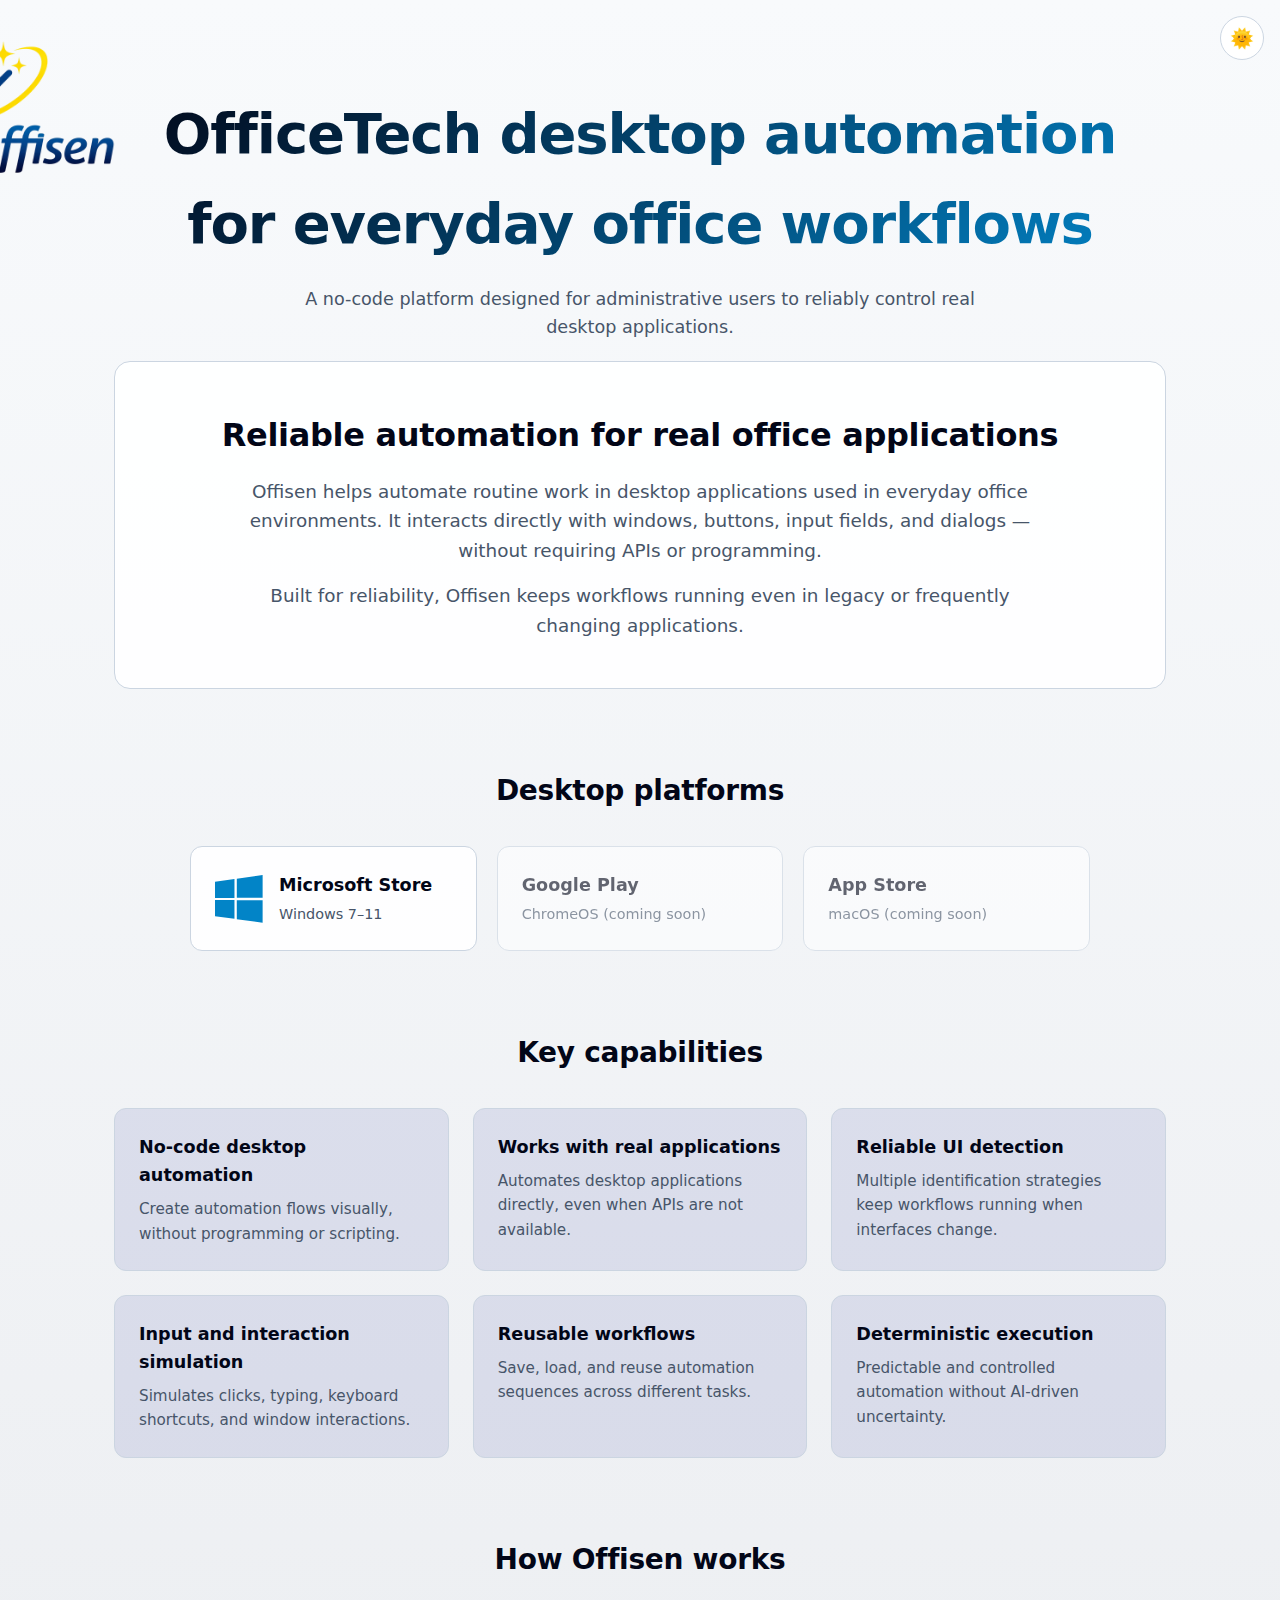
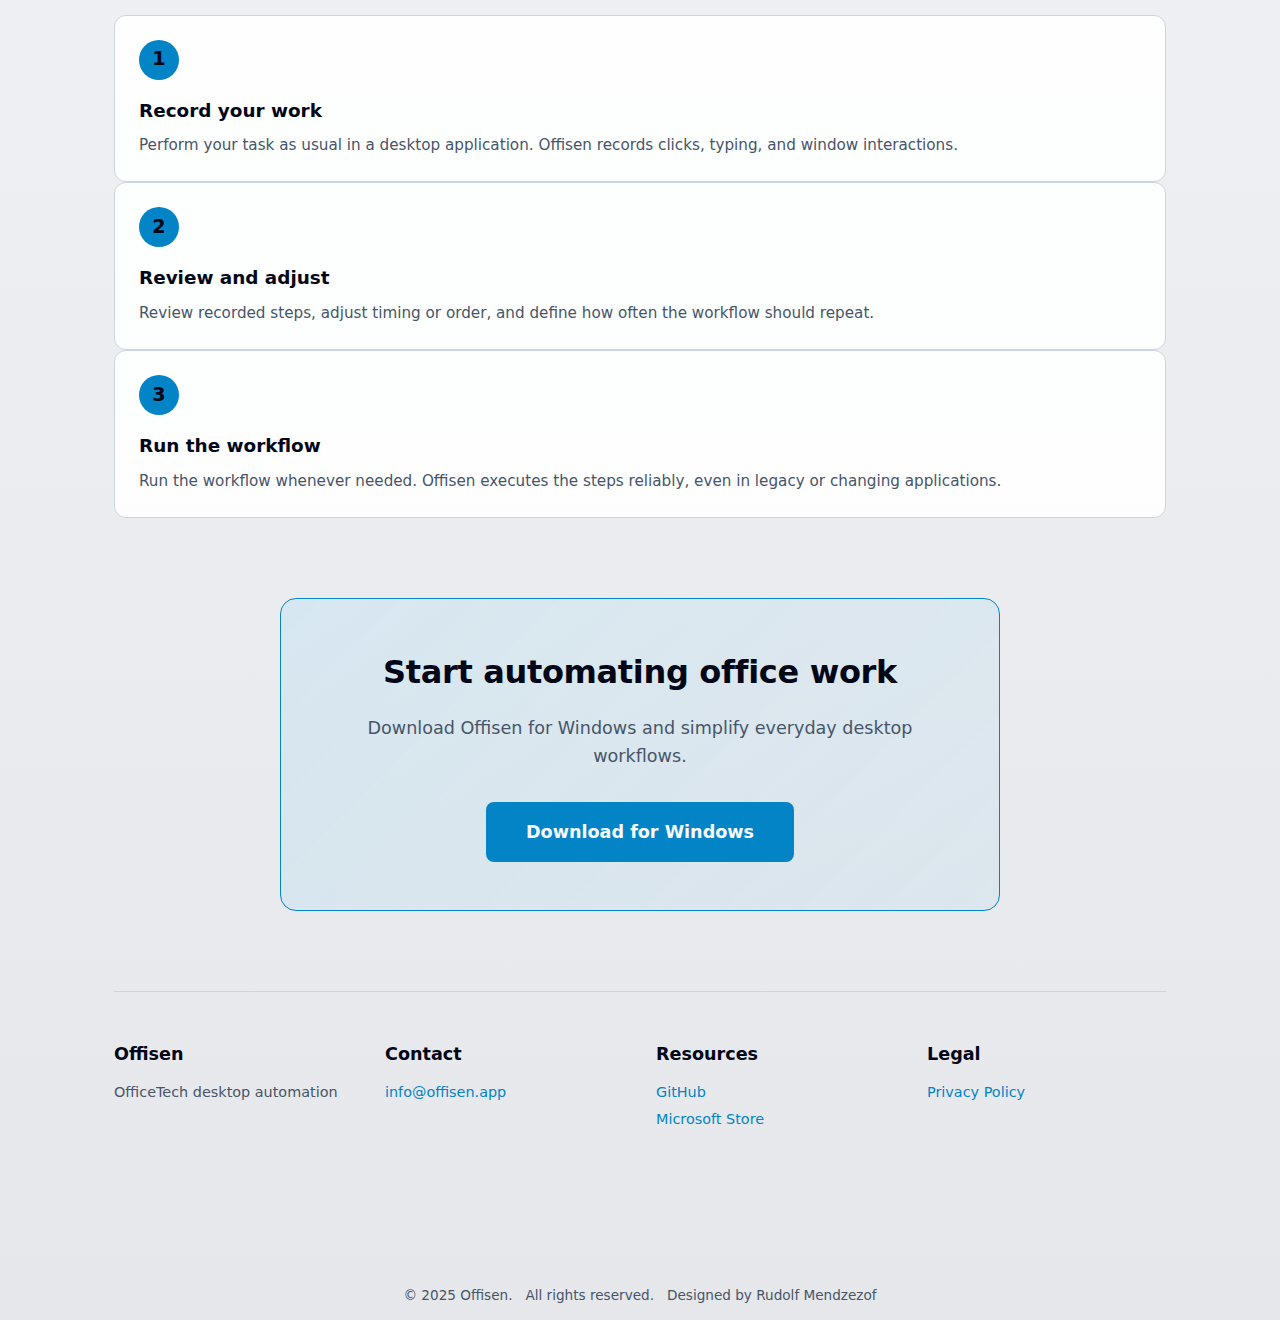
<file: index.html>
<!DOCTYPE html>
<html lang="en">
<head>
  <meta charset="UTF-8">
  <meta name="viewport" content="width=device-width, initial-scale=1">

  <title>OfficeTech Desktop Automation for Office Workflows | Offisen</title>
  <meta name="description" content="Offisen is an OfficeTech desktop automation platform for everyday office workflows. Designed for administrative users to reliably control real desktop applications.">
  <meta name="robots" content="index, follow">

  <meta http-equiv="Content-Security-Policy" content="default-src 'self'; script-src 'self' https://static.cloudflareinsights.com; script-src-elem 'self' https://static.cloudflareinsights.com; style-src 'self'; img-src 'self' data: https:; connect-src 'self' https://cloudflareinsights.com https://static.cloudflareinsights.com; font-src 'self' data:; object-src 'none'; base-uri 'self';">

  <link rel="canonical" href="https://www.offisen.app/">

  <meta name="theme-color" content="#38bdf8">
  <!-- Automatic theme issues solution -->
  <meta name="color-scheme" content="light dark">

  <!-- Open Graph -->
  <meta property="og:type" content="website">
  <meta property="og:site_name" content="Offisen">
  <meta property="og:url" content="https://www.offisen.app/">
  <meta property="og:title" content="OfficeTech Desktop Automation for Office Workflows | Offisen">
  <meta property="og:description" content="No-code desktop automation for everyday office workflows. Reliably control real desktop applications without programming.">
  <meta property="og:image" content="https://www.offisen.app/assets/Offisen-hero-trsp-bg-2048x2048.webp">
  <meta property="og:locale" content="en_US">

  <!-- Twitter -->
  <meta name="twitter:card" content="summary_large_image">
  <meta name="twitter:title" content="OfficeTech Desktop Automation for Office Workflows | Offisen">
  <meta name="twitter:description" content="No-code desktop automation for everyday office workflows.">
  <meta name="twitter:image" content="https://www.offisen.app/assets/Offisen-hero-trsp-bg-2048x2048.webp">
  <meta name="twitter:site" content="@offisenapp">
  <meta name="twitter:creator" content="@rudolfmend">

  <!-- Favicon -->
  <link rel="icon" type="image/x-icon" href="/assets/favicon/favicon.ico">
  <link rel="icon" type="image/png" sizes="96x96" href="/assets/favicon/favicon-96x96.png">
  <link rel="icon" type="image/svg+xml" href="/assets/favicon/favicon.svg">
  <link rel="apple-touch-icon" sizes="180x180" href="/assets/favicon/apple-touch-icon.png">
  <link rel="manifest" href="/assets/favicon/site.webmanifest">
  <meta name="apple-mobile-web-app-title" content="Offisen">
  <meta name="msapplication-TileColor" content="#38bdf8">
  <meta name="msapplication-TileImage" content="/assets/favicon/mstile-150x150.png">
  <link rel="stylesheet" href="/CSS/style.css?v=9">

  <script type="application/ld+json">
  {
    "@context": "https://schema.org",
    "@type": "SoftwareApplication",
    "name": "Offisen",
    "description": "OfficeTech desktop automation platform for everyday office workflows. Designed for administrative users to reliably control real desktop applications.",
    "operatingSystem": "Windows",
    "applicationCategory": "BusinessApplication",
    "url": "https://www.offisen.app/",
    "image": "https://www.offisen.app/assets/Offisen-hero-trsp-bg-2048x2048.webp",
    "author": {
      "@type": "Person",
      "name": "Rudolf Mendzezof"
    }
  }
  </script>

  <script type="application/ld+json">
  {
    "@context": "https://schema.org",
    "@type": "Organization",
    "name": "Offisen",
    "url": "https://www.offisen.app/",
    "logo": "https://www.offisen.app/assets/offisen-logo-white-bg.webp",
    "sameAs": [
      "https://github.com/rudolfmend"
    ],
    "founder": {
      "@type": "Person",
      "name": "Rudolf Mendzezof"
    }
  }
  </script>
</head>

<body>
  <a href="#main-content" class="skip-link">Skip to main content</a>
  
  <button class="theme-toggle" aria-label="Toggle light and dark mode">
    <span id="theme-icon">🌙</span>
  </button>
  
  <div class="container">
    <!-- HEADER / HERO -->
  <header>
    <a href="/" class="site-logo" aria-label="Offisen homepage">
      <img
        src="/assets/Offisen-hero-trsp-bg-2048x2048.webp"
        alt="Offisen logo"
        width="220"
        height="220"
        decoding="async">
    </a>

    <h1>OfficeTech desktop automation for everyday office workflows</h1>
    <p class="subtitle">A no-code platform designed for administrative users to reliably control real desktop applications.</p>
  </header>



    <!-- MAIN CONTENT -->
    <main id="main-content">
      <!-- INTRO -->
      <section aria-labelledby="intro-heading" class="hero">
        <h2 id="intro-heading">Reliable automation for real office applications</h2>
        <p>Offisen helps automate routine work in desktop applications used in everyday office environments. It interacts directly with windows, buttons, input fields, and dialogs — without requiring APIs or programming.</p>
        <p>Built for reliability, Offisen keeps workflows running even in legacy or frequently changing applications.</p>
      </section>

      <!-- PLATFORMS -->
      <section aria-labelledby="platforms-heading" class="platforms">
        <h2 id="platforms-heading">Desktop platforms</h2>
        <div class="platform-badges" >
          <a href="https://www.microsoft.com/store" class="platform-badge" target="_blank" rel="noopener" aria-label="Download from Microsoft Store for Windows 7 through 11">
            <svg class="platform-icon" viewBox="0 0 88 88" xmlns="http://www.w3.org/2000/svg" aria-hidden="true" focusable="false">
              <path d="M0 12.402l35.687-4.86.016 34.423-35.67.203zm35.67 33.529l.028 34.453L.028 75.48.026 45.7zm4.326-39.025L87.314 0v41.527l-47.318.376zm47.329 39.349l-.011 41.34-47.318-6.678-.066-34.739z"/>
            </svg>
            <div>
              <div class="badge-title">Microsoft Store</div>
              <div class="badge-subtitle">Windows 7–11</div>
            </div>
          </a>

          <div class="platform-badge coming-soon" aria-label="Google Play for ChromeOS - Coming soon">
            <div>
              <div class="badge-title">Google Play</div>
              <div class="badge-subtitle">ChromeOS (coming soon)</div>
            </div>
          </div>

          <div class="platform-badge coming-soon" aria-label="App Store for macOS - Coming soon">
            <div>
              <div class="badge-title">App Store</div>
              <div class="badge-subtitle">macOS (coming soon)</div>
            </div>
          </div>
        </div>
      </section>

      <!-- USE CASES -->
       



      <!-- FEATURES -->
      <section aria-labelledby="features-heading" class="features">
        <h2 id="features-heading">Key capabilities</h2>
        <div class="features-grid" >
          <article class="feature">
            <h3>No-code desktop automation</h3>
            <p>Create automation flows visually, without programming or scripting.</p>
          </article>

          <article class="feature">
            <h3>Works with real applications</h3>
            <p>Automates desktop applications directly, even when APIs are not available.</p>
          </article>

          <article class="feature">
            <h3>Reliable UI detection</h3>
            <p>Multiple identification strategies keep workflows running when interfaces change.</p>
          </article>

          <article class="feature">
            <h3>Input and interaction simulation</h3>
            <p>Simulates clicks, typing, keyboard shortcuts, and window interactions.</p>
          </article>

          <article class="feature">
            <h3>Reusable workflows</h3>
            <p>Save, load, and reuse automation sequences across different tasks.</p>
          </article>

          <article class="feature">
            <h3>Deterministic execution</h3>
            <p>Predictable and controlled automation without AI-driven uncertainty.</p>
          </article>
        </div>
      </section>

      <!-- HOW IT WORKS -->
      <section aria-labelledby="how-it-works-heading" class="how-it-works">
        <h2 id="how-it-works-heading">How Offisen works</h2>

          <article class="how-step">
            <span class="step-number" aria-hidden="true">1</span>
            <h3>Record your work</h3>
            <p>Perform your task as usual in a desktop application. Offisen records clicks, typing, and window interactions.</p>
          </article>

          <article class="how-step">
            <span class="step-number" aria-hidden="true">2</span>

            <h3>Review and adjust</h3>
            <p>Review recorded steps, adjust timing or order, and define how often the workflow should repeat.</p>
          </article>

          <article class="how-step">
            <span class="step-number" aria-hidden="true">3</span>

            <h3>Run the workflow</h3>
            <p>Run the workflow whenever needed. Offisen executes the steps reliably, even in legacy or changing applications.</p>
          </article>
      </section>

      <!-- CTA -->
      <section aria-labelledby="cta-heading" class="cta">
        <h2 id="cta-heading">Start automating office work</h2>
        <p>Download Offisen for Windows and simplify everyday desktop workflows.</p>
        <a href="https://www.microsoft.com/store" class="cta-button" target="_blank" rel="noopener" aria-label="Download Offisen for Windows from Microsoft Store">Download for Windows</a>
      </section>
    </main>

    <!-- FOOTER -->
    <footer>
      <nav aria-label="Footer navigation">
        <div class="footer-content">
          <div class="footer-section">
            <h4>Offisen</h4>
            <p>OfficeTech desktop automation</p>
          </div>

          <div class="footer-section">
            <h4>Contact</h4>
            <p><a href="mailto:info@offisen.app">info@offisen.app</a></p>
          </div>

          <div class="footer-section">
            <h4>Resources</h4>
            <p><a href="https://github.com/rudolfmend" target="_blank" rel="noopener" aria-label="Visit our GitHub profile (opens in new tab)">GitHub</a></p>
            <p><a href="https://www.microsoft.com/store" target="_blank" rel="noopener" aria-label="Visit Microsoft Store (opens in new tab)">Microsoft Store</a></p>
          </div>

          <div class="footer-section">
            <h4>Legal</h4>
            <p><a href="/privacy-policy" aria-label="Read our Privacy Policy">Privacy Policy</a></p>
          </div>
        </div>
      </nav>

      <div class="footer-bottom">
        <p>&copy; 2025 Offisen. &nbsp; All rights reserved. &nbsp; Designed by Rudolf Mendzezof</p>
      </div>
    </footer>
  </div>

  <script src="/JS/theme.js" defer></script>

</body>
</html>
</file>
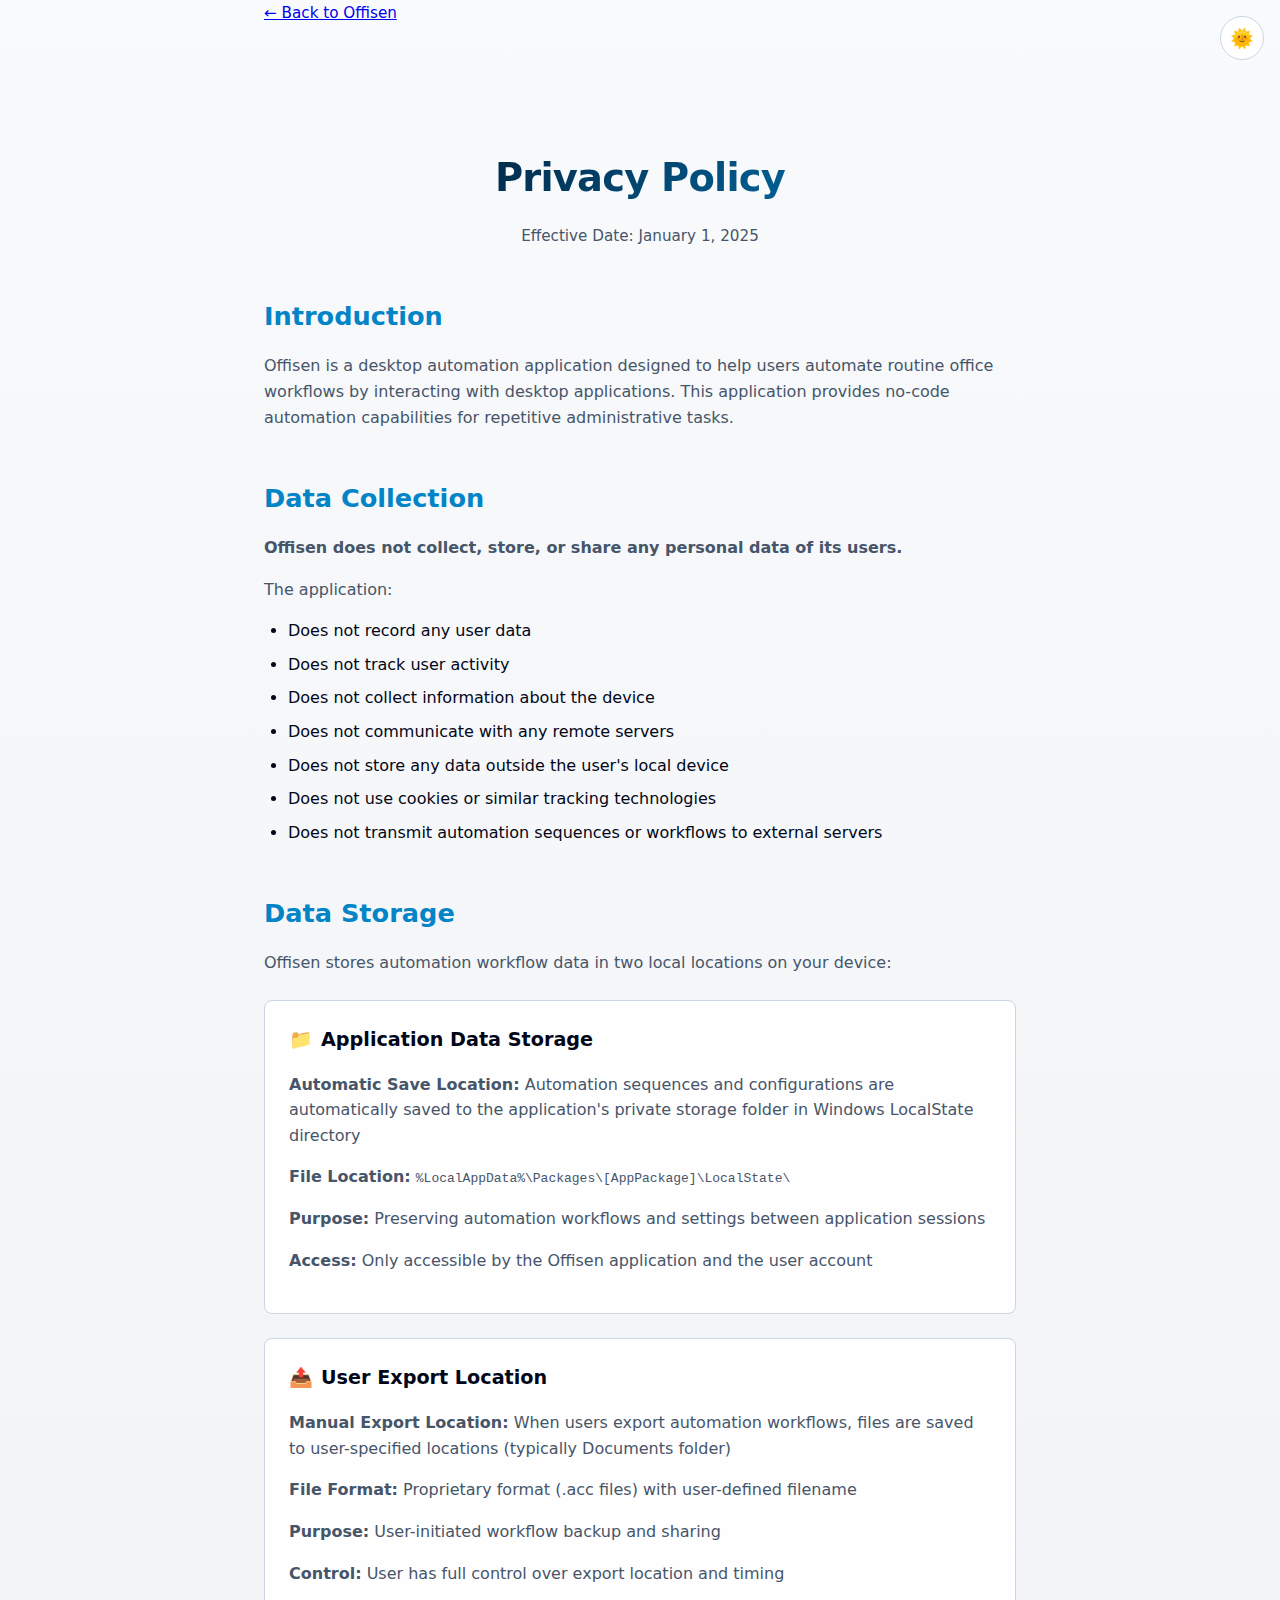
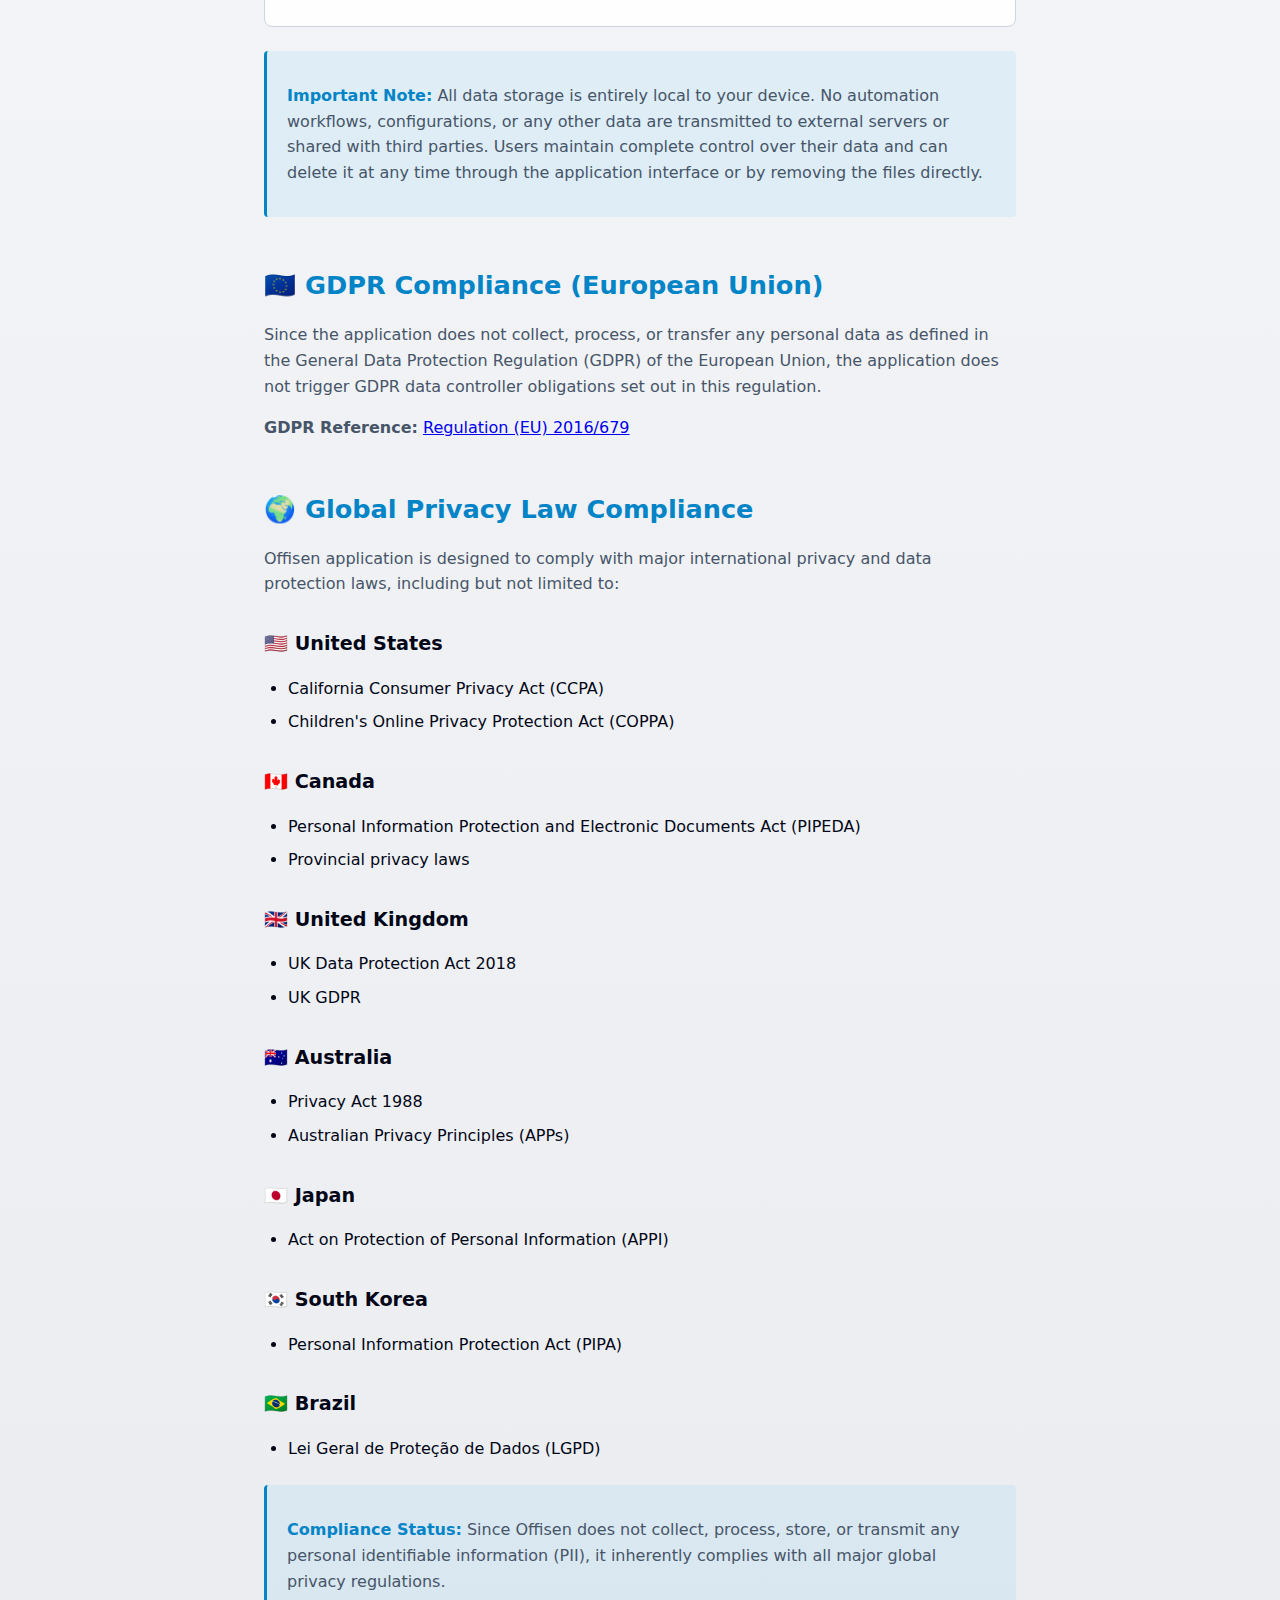
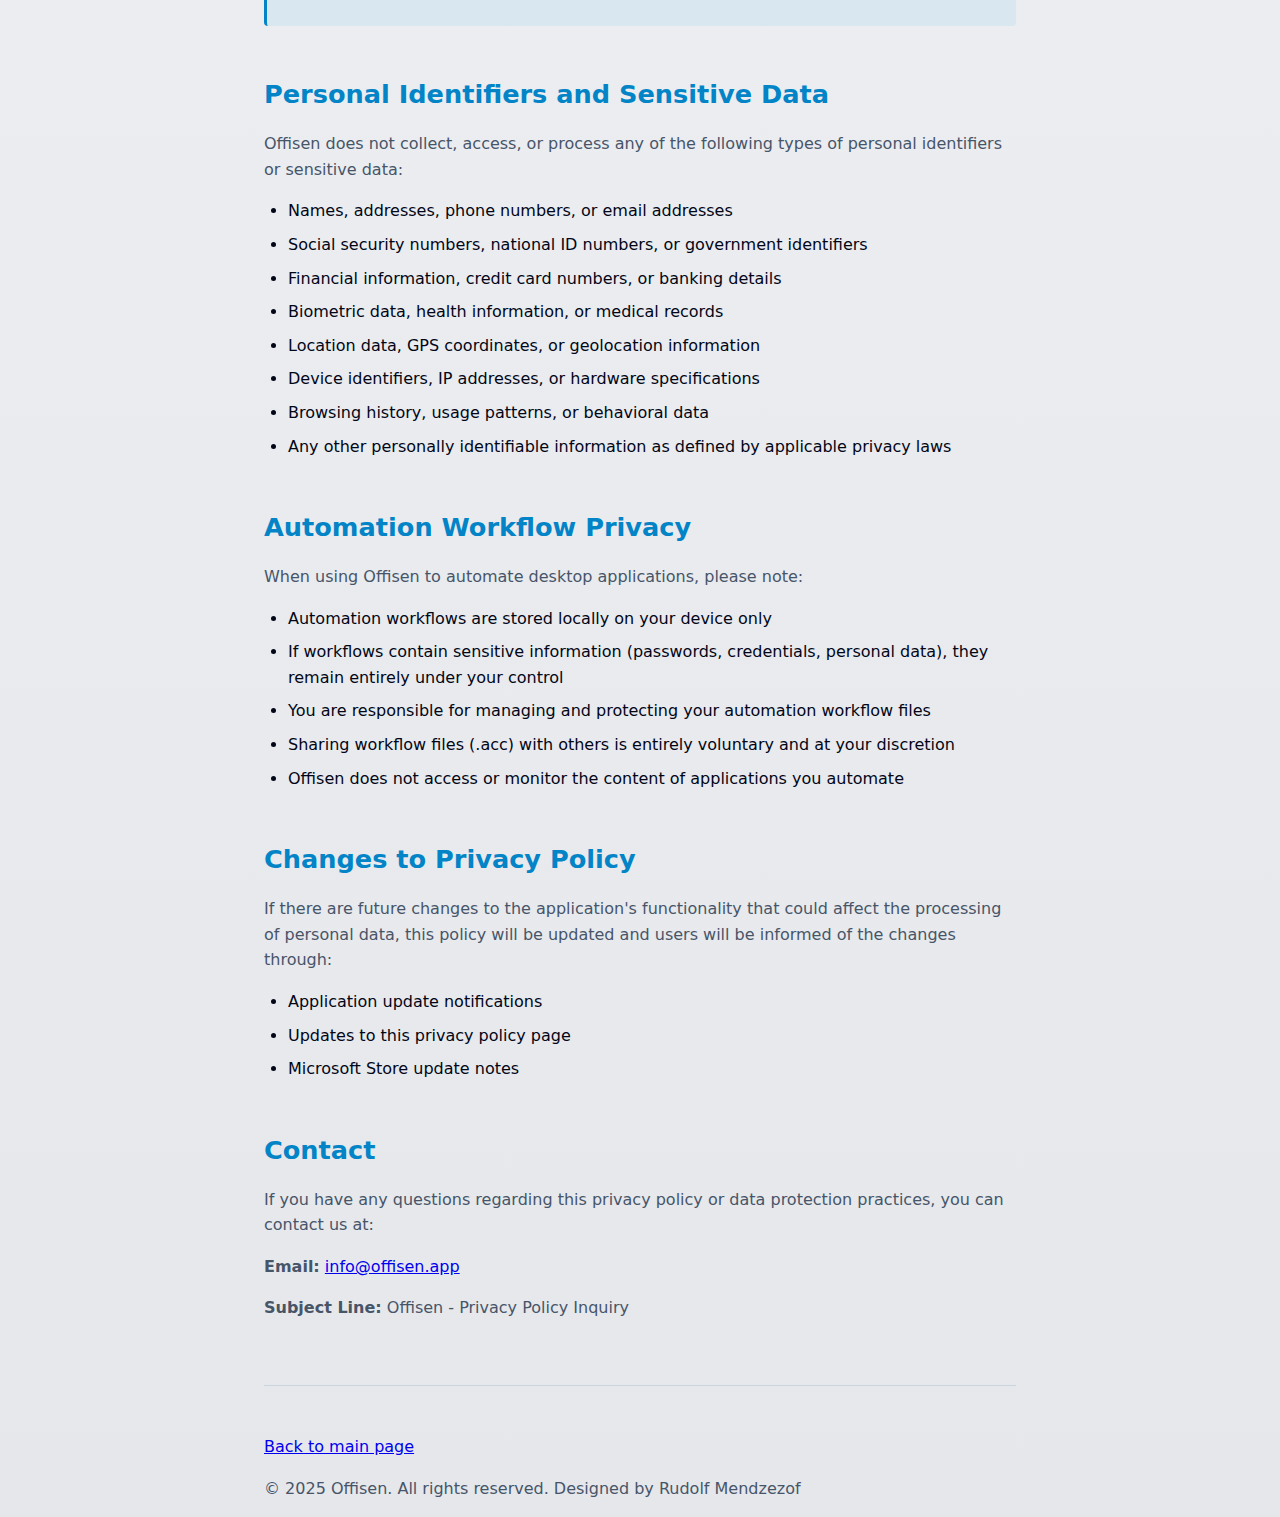
<file: privacy-policy/index.html>
<!DOCTYPE html>
<html lang="en">
<head>
  <meta charset="UTF-8">
  <meta name="viewport" content="width=device-width, initial-scale=1">
  <link rel="stylesheet" href="/CSS/style.css?v=9">

  <title>Privacy Policy – Offisen</title>
  <meta name="description" content="Privacy Policy for Offisen desktop automation application">

  <link rel="canonical" href="https://www.offisen.app/privacy-policy">

  <!-- Favicon -->
  <link rel="icon" type="image/x-icon" href="/assets/favicon/favicon.ico">
  <link rel="icon" type="image/png" sizes="96x96" href="/assets/favicon/favicon-96x96.png">
  <link rel="icon" type="image/svg+xml" href="/assets/favicon/favicon.svg">
  <link rel="apple-touch-icon" sizes="180x180" href="/assets/favicon/apple-touch-icon.png">
  <link rel="manifest" href="/assets/favicon/site.webmanifest">
  
  <!-- Theme Color -->
  <meta name="theme-color" content="#38bdf8">
  <!-- Automatic theme issues solution -->
  <meta name="color-scheme" content="light dark">

  <!-- Open Graph / Facebook -->
  <meta property="og:type" content="website">
  <meta property="og:url" content="https://www.offisen.app/privacy-policy">
  <meta property="og:title" content="Privacy Policy – Offisen">
  <meta property="og:description" content="Offisen does not collect, store, or share any personal data. All data stays local on your device.">

  <meta property="og:image" content="https://www.offisen.app/assets/Offisen-hero-trsp-bg-2048x2048.webp">
  <meta property="og:image:width" content="1440">
  <meta property="og:image:height" content="810">

</head>
<body>

  <button class="theme-toggle" aria-label="Toggle light and dark mode">
    <span id="theme-icon">🌙</span>
  </button>

  <a href="#main-content" class="skip-link">Skip to main content</a>

    <div class="container page-privacy">

      <a href="/" class="back-link" aria-label="Go back to Offisen homepage">← Back to Offisen</a>

      <header role="banner">
        <h1>Privacy Policy</h1>
        <p class="effective-date">Effective Date: <time datetime="2025-01-01">January 1, 2025</time></p>
      </header>

      <main id="main-content" role="main">

      <section aria-labelledby="introduction-heading">
        <h2 id="introduction-heading">Introduction</h2>
        <p>
          Offisen is a desktop automation application designed to help users automate routine office workflows 
          by interacting with desktop applications. This application provides no-code automation capabilities 
          for repetitive administrative tasks.
        </p>
      </section>

      <section aria-labelledby="data-collection-heading">
        <h2 id="data-collection-heading">Data Collection</h2>
        <p>
          <strong>Offisen does not collect, store, or share any personal data of its users.</strong>
        </p>

        <p>The application:</p>
        <ul role="list">
          <li>Does not record any user data</li>
          <li>Does not track user activity</li>
          <li>Does not collect information about the device</li>
          <li>Does not communicate with any remote servers</li>
          <li>Does not store any data outside the user's local device</li>
          <li>Does not use cookies or similar tracking technologies</li>
          <li>Does not transmit automation sequences or workflows to external servers</li>
        </ul>
      </section>

      <section aria-labelledby="data-storage-heading">
        <h2 id="data-storage-heading">Data Storage</h2>
        <p>
          Offisen stores automation workflow data in two local locations on your device:
        </p>

        <article class="info-box" aria-labelledby="app-storage-heading">
          <h3 id="app-storage-heading"><span aria-hidden="true">📁</span> Application Data Storage</h3>
          <p><strong>Automatic Save Location:</strong> Automation sequences and configurations are automatically saved to the application's private storage folder in Windows LocalState directory</p>
          <p><strong>File Location:</strong> <code>%LocalAppData%\Packages\[AppPackage]\LocalState\</code></p>
          <p><strong>Purpose:</strong> Preserving automation workflows and settings between application sessions</p>
          <p><strong>Access:</strong> Only accessible by the Offisen application and the user account</p>
        </article>

        <article class="info-box" aria-labelledby="export-storage-heading">
          <h3 id="export-storage-heading"><span aria-hidden="true">📤</span> User Export Location</h3>
          <p><strong>Manual Export Location:</strong> When users export automation workflows, files are saved to user-specified locations (typically Documents folder)</p>
          <p><strong>File Format:</strong> Proprietary format (.acc files) with user-defined filename</p>
          <p><strong>Purpose:</strong> User-initiated workflow backup and sharing</p>
          <p><strong>Control:</strong> User has full control over export location and timing</p>
        </article>

        <div class="highlight" role="note" aria-label="Important information about data storage">
          <p><strong>Important Note:</strong> All data storage is entirely local to your device. No automation workflows, 
          configurations, or any other data are transmitted to external servers or shared with third parties. 
          Users maintain complete control over their data and can delete it at any time through the application 
          interface or by removing the files directly.</p>
        </div>
      </section>

      <section aria-labelledby="gdpr-heading">
        <h2 id="gdpr-heading"><span aria-hidden="true">🇪🇺</span> GDPR Compliance (European Union)</h2>
        <p>
          Since the application does not collect, process, or transfer any personal data as defined in the 
          General Data Protection Regulation (GDPR) of the European Union, the application does not trigger GDPR data controller obligations
          set out in this regulation.
        </p>
        <p>
          <strong>GDPR Reference:</strong>
          <a href="https://eur-lex.europa.eu/eli/reg/2016/679/oj/eng" target="_blank" rel="noopener">
                  Regulation (EU) 2016/679
          </a>
        </p>      

      </section>

      <section aria-labelledby="global-compliance-heading">
        <h2 id="global-compliance-heading"><span aria-hidden="true">🌍</span> Global Privacy Law Compliance</h2>
        <p>
          Offisen application is designed to comply with major international privacy and data protection laws, 
          including but not limited to:
        </p>

        <article aria-labelledby="usa-compliance-heading">
          <h3 id="usa-compliance-heading"><span aria-hidden="true">🇺🇸</span> United States</h3>
          <ul role="list">
            <li>California Consumer Privacy Act (CCPA)</li>
            <li>Children's Online Privacy Protection Act (COPPA)</li>
          </ul>
        </article>

        <article aria-labelledby="canada-compliance-heading">
          <h3 id="canada-compliance-heading"><span aria-hidden="true">🇨🇦</span> Canada</h3>
          <ul role="list">
            <li>Personal Information Protection and Electronic Documents Act (PIPEDA)</li>
            <li>Provincial privacy laws</li>
          </ul>
        </article>

        <article aria-labelledby="uk-compliance-heading">
          <h3 id="uk-compliance-heading"><span aria-hidden="true">🇬🇧</span> United Kingdom</h3>
          <ul role="list">
            <li>UK Data Protection Act 2018</li>
            <li>UK GDPR</li>
          </ul>
        </article>

        <article aria-labelledby="australia-compliance-heading">
          <h3 id="australia-compliance-heading"><span aria-hidden="true">🇦🇺</span> Australia</h3>
          <ul role="list">
            <li>Privacy Act 1988</li>
            <li>Australian Privacy Principles (APPs)</li>
          </ul>
        </article>

        <article aria-labelledby="japan-compliance-heading">
          <h3 id="japan-compliance-heading"><span aria-hidden="true">🇯🇵</span> Japan</h3>
          <ul role="list">
            <li>Act on Protection of Personal Information (APPI)</li>
          </ul>
        </article>

        <article aria-labelledby="korea-compliance-heading">
          <h3 id="korea-compliance-heading"><span aria-hidden="true">🇰🇷</span> South Korea</h3>
          <ul role="list">
            <li>Personal Information Protection Act (PIPA)</li>
          </ul>
        </article>

        <article aria-labelledby="brazil-compliance-heading">
          <h3 id="brazil-compliance-heading"><span aria-hidden="true">🇧🇷</span> Brazil</h3>
          <ul role="list">
            <li>Lei Geral de Proteção de Dados (LGPD)</li>
          </ul>
        </article>

        <div class="highlight" role="note" aria-label="Compliance status information">
          <p><strong>Compliance Status:</strong> Since Offisen does not collect, process, store, or transmit 
          any personal identifiable information (PII), it inherently complies with all major global privacy regulations.</p>
        </div>
      </section>

      <section aria-labelledby="personal-data-heading">
        <h2 id="personal-data-heading">Personal Identifiers and Sensitive Data</h2>
        <p>
          Offisen does not collect, access, or process any of the following types of personal identifiers 
          or sensitive data:
        </p>
        <ul role="list">
          <li>Names, addresses, phone numbers, or email addresses</li>
          <li>Social security numbers, national ID numbers, or government identifiers</li>
          <li>Financial information, credit card numbers, or banking details</li>
          <li>Biometric data, health information, or medical records</li>
          <li>Location data, GPS coordinates, or geolocation information</li>
          <li>Device identifiers, IP addresses, or hardware specifications</li>
          <li>Browsing history, usage patterns, or behavioral data</li>
          <li>Any other personally identifiable information as defined by applicable privacy laws</li>
        </ul>
      </section>

      <section aria-labelledby="workflow-privacy-heading">
        <h2 id="workflow-privacy-heading">Automation Workflow Privacy</h2>
        <p>
          When using Offisen to automate desktop applications, please note:
        </p>
        <ul role="list">
          <li>Automation workflows are stored locally on your device only</li>
          <li>If workflows contain sensitive information (passwords, credentials, personal data), 
              they remain entirely under your control</li>
          <li>You are responsible for managing and protecting your automation workflow files</li>
          <li>Sharing workflow files (.acc) with others is entirely voluntary and at your discretion</li>
          <li>Offisen does not access or monitor the content of applications you automate</li>
        </ul>
      </section>

      <section aria-labelledby="changes-heading">
        <h2 id="changes-heading">Changes to Privacy Policy</h2>
        <p>
          If there are future changes to the application's functionality that could affect the processing 
          of personal data, this policy will be updated and users will be informed of the changes through:
        </p>
        <ul role="list">
          <li>Application update notifications</li>
          <li>Updates to this privacy policy page</li>
          <li>Microsoft Store update notes</li>
        </ul>
      </section>

      <section aria-labelledby="contact-heading">
        <h2 id="contact-heading">Contact</h2>
        <p>
          If you have any questions regarding this privacy policy or data protection practices, 
          you can contact us at:
        </p>
        <p>
          <strong>Email:</strong>
          <a href="mailto:info@offisen.app">info@offisen.app</a>
        </p>
        <p>
          <strong>Subject Line:</strong> 
          Offisen - Privacy Policy Inquiry          
        </p>
      </section>

      </main>

      <footer role="contentinfo">
        <a href="/">Back to main page</a> 
       <p>&copy; 2025 Offisen. All rights reserved. Designed by Rudolf Mendzezof</p>
      </footer>
    </div>

    <script src="/JS/theme.js" defer></script>

  </body>
</html>
</file>
<file: CSS/style.css>
:root {
  --color-bg-main: #0f172a;
  --color-bg-soft: #020617;
  --color-card: rgba(2, 6, 23, 0.6);

  --color-text-main: #e5e7eb;
  --color-text-muted: #9ca3af;

  --color-accent: #38bdf8;
  --color-accent-hover: #0ea5e9;
  --color-border: #1e293b;
  
  --color-warning: #fbbf24;
  
  --logo-h: 220px;          /* upraviť podľa oka */
  --logo-top: 6px;
  --logo-gap: 10px;        /* medzera medzi logom a h1 */

  --container-pad-x: 200px;  /* musí sedieť s .container padding */

}

* {
  box-sizing: border-box;
}

/* Skip Link for Screen Readers */
.skip-link {
  position: absolute;
  top: -100px;
  left: 0;
  background: var(--color-accent);
  color: var(--color-bg-main);
  padding: 12px 24px;
  text-decoration: none;
  font-weight: 600;
  z-index: 100;
  border-radius: 0 0 8px 0;
  transition: top 0.2s ease;
}

.skip-link:focus {
  top: 0;
  outline: 3px solid var(--color-accent-hover);
  outline-offset: 2px;
}

body {
  margin: 0;
  font-family: system-ui, -apple-system, BlinkMacSystemFont, "Segoe UI",
    Roboto, sans-serif;
  background: linear-gradient(
    180deg,
    var(--color-bg-main),
    var(--color-bg-soft)
  );
  color: var(--color-text-main);
  line-height: 1.6;
  min-height: 100vh;
}

.container {
  max-width: 1100px;
  margin: 0 auto;
  padding: 0px 24px;
}

/* Header */
header {
  position: relative;
  text-align: center;
  margin: 0 0 20px;
  padding-top: calc(var(--logo-top) + 1/3 * var(--logo-h) + var(--logo-gap));
}

header > *:not(.site-logo) {
  position: relative;
  z-index: 1;
}

@media (max-width: 768px) {
  :root{
    --logo-h: 80px;   /* mobil */
    --logo-top: 8px;
    --logo-gap: 10px;
  }
}

/* Logo only */
.site-logo {
  position: absolute;
  top: var(--logo-top);
  left: calc(-1 * var(--container-pad-x));
  z-index: 1100;
}

.site-logo img {
  display: block;
  height: var(--logo-h);
  width: auto;            /* výška je master */
  max-width: 60vw;
  object-fit: contain;
}

@media (max-width: 768px) {
  .site-logo {
    top: 8px;
    padding-left: 0px;
  }
}

header h1 {
  font-size: clamp(2.5rem, 5vw, 3.5rem);
  text-align: center;
  margin: 0 0 16px;
  letter-spacing: -0.02em;
  background: linear-gradient(135deg, var(--color-text-main), var(--color-accent));
  -webkit-background-clip: text;
  -webkit-text-fill-color: transparent;
  background-clip: text;
}

header .lead {
  font-size: 1.35rem;
  color: var(--color-text-main);
  margin: 0 0 8px;
  font-weight: 500;
}

header .subtitle {
  font-size: 1.1rem;
  color: var(--color-text-muted);
  max-width: 700px;
  margin: 0 auto;
}

/* Hero Section */
.hero {
  text-align: center;
  margin-bottom: 80px;
  padding: 48px 24px;
  background: var(--color-card);
  border: 1px solid var(--color-border);
  border-radius: 16px;
}

.hero h2 {
  font-size: 2rem;
  margin: 0 0 16px;
  letter-spacing: -0.01em;
}

.hero p {
  font-size: 1.15rem;
  color: var(--color-text-muted);
  max-width: 800px;
  margin: 0 auto 16px auto;
}

.hero p:last-child {
  margin-bottom: 0;
}

/* Platform Badges */
.platforms {
  margin-bottom: 80px;
}

.platforms h2 {
  text-align: center;
  font-size: 1.75rem;
  margin-bottom: 32px;
  letter-spacing: -0.01em;
}

.platform-badges {
  display: grid;
  grid-template-columns: repeat(auto-fit, minmax(280px, 1fr));
  gap: 20px;
  max-width: 900px;
  margin: 0 auto;
}

.platform-badge {
  display: flex;
  align-items: center;
  gap: 16px;
  padding: 24px;
  background: var(--color-card);
  border: 1px solid var(--color-border);
  border-radius: 12px;
  transition: all 0.3s ease;
  text-decoration: none;
  color: var(--color-text-main);
}

.platform-badge:hover {
  border-color: var(--color-accent);
  transform: translateY(-2px);
  box-shadow: 0 8px 24px rgba(56, 189, 248, 0.15);
}

.platform-badge.coming-soon {
  opacity: 0.6;
  cursor: default;
}

.platform-badge.coming-soon:hover {
  border-color: var(--color-border);
  transform: none;
  box-shadow: none;
}

.platform-icon {
  width: 48px;
  height: 48px;
  fill: var(--color-accent);
  flex-shrink: 0;
}

.platform-badge.coming-soon .platform-icon {
  fill: var(--color-text-muted);
}

.badge-title {
  font-weight: 600;
  font-size: 1.1rem;
  margin-bottom: 4px;
}

.badge-subtitle {
  font-size: 0.9rem;
  color: var(--color-text-muted);
}

/* Use Cases */
.use-cases-section {
  margin-bottom: 80px;
}

.use-cases-section h2 {
  text-align: center;
  font-size: 1.75rem;
  margin-bottom: 32px;
  letter-spacing: -0.01em;
}

.use-cases {
  display: grid;
  grid-template-columns: repeat(auto-fit, minmax(250px, 1fr));
  gap: 24px;
}

.use-case {
  background: var(--color-card);
  border: 1px solid var(--color-border);
  border-radius: 12px;
  padding: 28px;
  transition: transform 0.2s ease, border-color 0.2s ease;
}

.use-case:hover {
  transform: translateY(-4px);
  border-color: var(--color-accent);
}

.use-case-icon {
  font-size: 2.5rem;
  margin-bottom: 12px;
}

.use-case h3 {
  margin: 0 0 8px;
  font-size: 1.15rem;
  color: var(--color-text-main);
}

.use-case p {
  margin: 0;
  color: var(--color-text-muted);
  font-size: 0.95rem;
}

/* Features Grid */
.features {
  margin-bottom: 80px;
}

.features h2 {
  text-align: center;
  font-size: 1.75rem;
  margin-bottom: 32px;
  letter-spacing: -0.01em;
}

.features-grid {
  display: grid;
  grid-template-columns: repeat(auto-fit, minmax(280px, 1fr));
  gap: 24px;
}

.feature {
  padding: 24px;
  background: rgba(30, 40, 150, 0.1);
  border: 1px solid var(--color-border);
  border-radius: 12px;
}

.feature h3 {
  margin: 0 0 8px;
  font-size: 1.1rem;
  color: var(--color-text-main);
}

.feature p {
  margin: 0;
  color: var(--color-text-muted);
  font-size: 0.95rem;
}

/* How It Works Section */
.how-it-works {
  margin: 80px 0;
}

.how-it-works h2 {
  text-align: center;
  font-size: 1.75rem;
  margin-bottom: 32px;
  letter-spacing: -0.01em;
}

.how-steps {
  display: grid;
  grid-template-columns: repeat(auto-fit, minmax(240px, 1fr));
  gap: 32px;
}

.how-step {
  background: var(--color-card);
  border: 1px solid var(--color-border);
  border-radius: 12px;
  padding: 24px;
  transition: transform 0.2s ease, border-color 0.2s ease;
}

.how-step:hover {
  transform: translateY(-4px);
  border-color: var(--color-accent);
}

.step-number {
  width: 40px;
  height: 40px;
  border-radius: 50%;
  background: var(--color-accent);
  color: #020617;
  display: flex;
  align-items: center;
  justify-content: center;
  font-weight: 700;
  font-size: 1.2rem;
  margin-bottom: 16px;
}

.how-step h3 {
  margin: 0 0 8px;
  font-size: 1.15rem;
  color: var(--color-text-main);
}

.how-step p {
  margin: 0;
  color: var(--color-text-muted);
  font-size: 0.95rem;
  line-height: 1.6;
}

/* CTA Section */
.cta {
  text-align: center;
  background: linear-gradient(135deg, rgba(56, 189, 248, 0.1), rgba(14, 165, 233, 0.05));
  border: 1px solid var(--color-accent);
  max-width: 720px;
  margin: 4rem auto;
  padding: 3rem clamp(1rem, 5vw, 3rem);
  border-radius: 16px;
}


.cta h2 {
  font-size: 2rem;
  margin: 0 0 16px;
  letter-spacing: -0.01em;
}

.cta p {
  font-size: 1.1rem;
  color: var(--color-text-muted);
  margin: 0 0 32px;
}

.cta-button {
  display: inline-block;
  padding: 16px 40px;
  background: var(--color-accent);
  color: var(--color-bg-main);
  font-size: 1.1rem;
  font-weight: 600;
  border-radius: 8px;
  text-decoration: none;
  transition: background 0.3s ease, transform 0.2s ease;
}

.cta-button:hover {
  background: var(--color-accent-hover);
  transform: translateY(-2px);
  box-shadow: 0 8px 24px rgba(56, 189, 248, 0.3);
}

/* Footer */
footer {
  margin-top: 80px;
  padding-top: 48px;
  border-top: 1px solid var(--color-border);
}

.footer-content {
  display: grid;
  grid-template-columns: repeat(auto-fit, minmax(200px, 1fr));
  gap: 32px;
  margin-bottom: 150px;
}

.footer-section h4 {
  margin: 0 0 12px;
  font-size: 1.1rem;
  color: var(--color-text-main);
}

.footer-section p {
  margin: 4px 0;
  color: var(--color-text-muted);
  font-size: 0.9rem;
}

.footer-section a {
  color: var(--color-accent);
  text-decoration: none;
  transition: color 0.2s ease;
}

.footer-section a:hover {
  color: var(--color-accent-hover);
  text-decoration: underline;
}

.footer-bottom {
  text-align: center;
  padding-top: 24px;
  border-top: 1px solid var(--color-border);
  color: var(--color-text-muted);
  font-size: 0.85rem;
  margin-top: 16px;
}

.footer-bottom:first-of-type {
  border-top: none;
  padding-top: 0;
  margin-top: 0;
}

/* Responsive */
@media (max-width: 768px) {
  .container {
    padding: 64px 24px;
  }

  header {
    margin: 32px 0;
  }

  header h1 {
    font-size: 2rem;
  }

  header .lead {
    font-size: 1.15rem;
  }

  .hero {
    padding: 32px 20px;
  }

  .hero h2 {
    font-size: 1.5rem;
  }

  .platform-badges {
    grid-template-columns: 1fr;
  }

  .features-grid {
    grid-template-columns: 1fr;
  }

  .use-cases {
    grid-template-columns: 1fr;
  }

  .how-steps {
    grid-template-columns: 1fr;
  }

  .footer-content {
    grid-template-columns: 1fr;
    gap: 24px;
  }
}

/* =================================================
   Privacy Policy Page
================================================= */

.page-privacy {
  max-width: 800px;
  margin: 0 auto;
}

/* Headings */
.page-privacy h1 {
  font-size: 2.4rem;
  margin-bottom: 8px;
}

.page-privacy h2 {
  font-size: 1.6rem;
  margin: 48px 0 16px;
  color: var(--color-accent);
}

.page-privacy h3 {
  font-size: 1.2rem;
  margin: 32px 0 12px;
}

/* Text */
.page-privacy p {
  color: var(--color-text-muted);
  margin: 16px 0;
}

.page-privacy ul {
  padding-left: 24px;
  margin: 16px 0;
}

.page-privacy li {
  margin: 8px 0;
}

/* Meta info */
.page-privacy .effective-date {
  color: var(--color-text-muted);
  font-size: 0.95rem;
}

/* Info boxes */
.page-privacy .info-box {
  background: var(--color-card);
  border: 1px solid var(--color-border);
  border-radius: 8px;
  padding: 24px;
  margin: 24px 0;
}

.page-privacy .info-box h3 {
  margin-top: 0;
  display: flex;
  align-items: center;
  gap: 8px;
}

/* Highlight note */
.page-privacy .highlight {
  background: rgba(56, 189, 248, 0.1);
  border-left: 3px solid var(--color-accent);
  padding: 16px 20px;
  margin: 24px 0;
  border-radius: 4px;
}

.page-privacy .highlight strong {
  color: var(--color-accent);
}

/* Back link */
.page-privacy .back-link {
  display: inline-block;
  margin-bottom: 32px;
  font-size: 0.95rem;
}

/* Footer spacing fix */
.page-privacy footer {
  margin-top: 64px;
}

/* Mobile */
@media (max-width: 768px) {
  :root {
    --logo-h: 88px;
    --logo-top: 8px;
    --logo-gap: 12px;
  }
}

/* Mobile tweaks */
@media (max-width: 640px) {
  .page-privacy {
    padding-left: 16px;
    padding-right: 16px;
  }

  .page-privacy h1 {
    font-size: 2rem;
  }

  .page-privacy h2 {
    font-size: 1.4rem;
  }
}

/* =================================================
   Light Theme
================================================= */

html[data-theme="light"] {
  --color-bg-main: #f8fafc;
  --color-bg-soft: #e5e7eb;
  --color-card: rgba(255, 255, 255, 0.9);

  --color-text-main: #020617;
  --color-text-muted: #475569;

  --color-border: #cbd5e1;

  --color-accent: #0284c7;
  --color-accent-hover: #0369a1;
}

/* Theme Toggle Button */

.theme-toggle {
  position: fixed;
  top: 16px;
  right: 16px;
  width: 44px;
  height: 44px;
  border-radius: 50%;
  background: var(--color-card);
  border: 1px solid var(--color-border);
  color: var(--color-text-main);
  display: flex;
  align-items: center;
  justify-content: center;
  cursor: pointer;
  z-index: 1000;
  transition: background 0.2s ease, transform 0.2s ease;
}

.theme-toggle:hover {
  transform: translateY(-2px);
}

.theme-toggle span {
  font-size: 1.2rem;
}
</file>
